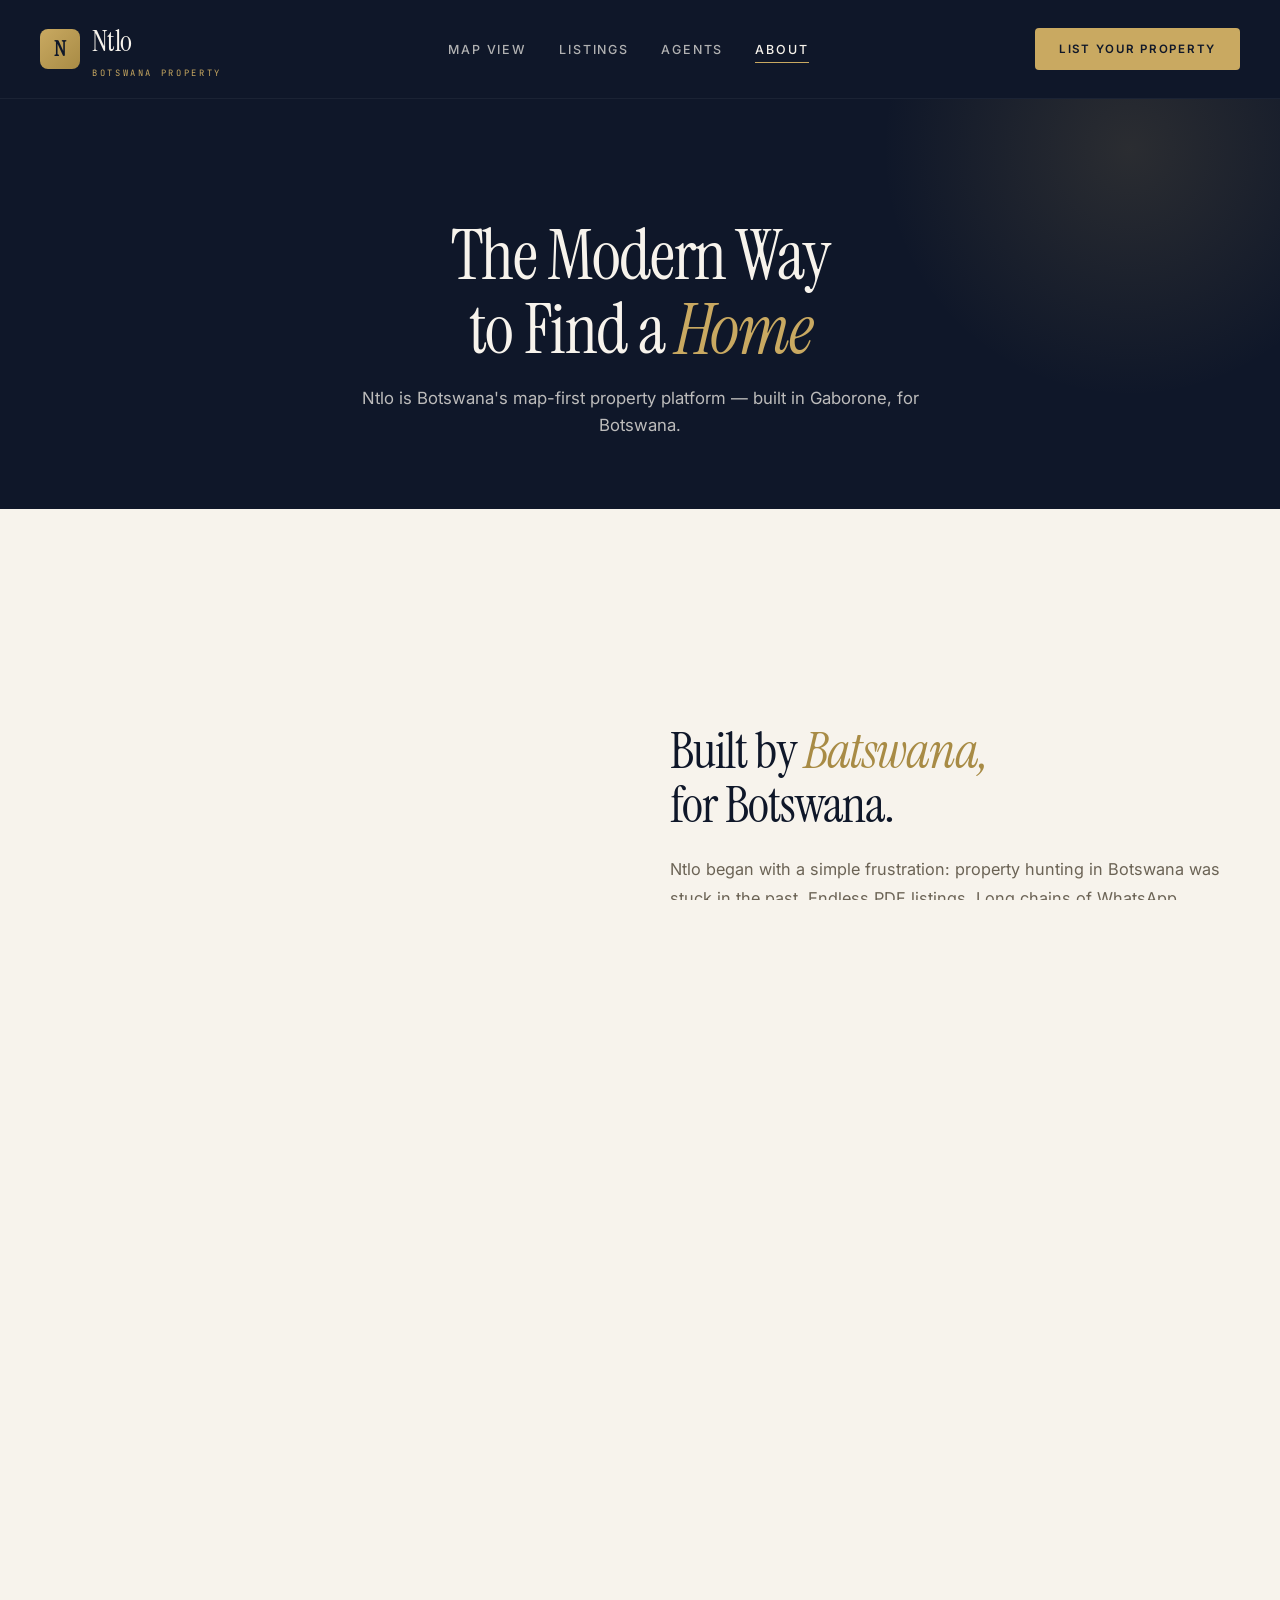
<file: about.html>
<!DOCTYPE html>
<html lang="en">
<head>
    <meta charset="UTF-8">
    <meta name="viewport" content="width=device-width, initial-scale=1.0">
    <title>About | Ntlo Botswana</title>
    <link rel="stylesheet" href="https://cdnjs.cloudflare.com/ajax/libs/font-awesome/6.4.0/css/all.min.css">
    <link href="https://fonts.googleapis.com/css2?family=Instrument+Serif:ital@0;1&family=Inter:wght@400;500;600&family=JetBrains+Mono:wght@400;500&display=swap" rel="stylesheet">
    <link rel="stylesheet" href="style.css">
</head>
<body>
    <header class="top-nav">
        <div class="nav-container">
            <a href="index.html" class="logo">
                <div class="logo-mark">N</div>
                <div class="logo-text">Ntlo<small>BOTSWANA PROPERTY</small></div>
            </a>
            <nav>
                <ul>
                    <li><a href="index.html">Map View</a></li>
                    <li><a href="properties.html">Listings</a></li>
                    <li><a href="agents.html">Agents</a></li>
                    <li><a href="about.html" class="active">About</a></li>
                </ul>
            </nav>
            <a href="properties.html" class="nav-cta">List Your Property</a>
        </div>
    </header>

    <section class="page-hero">
        <h1>The Modern Way<br>to Find a <em>Home</em></h1>
        <p>Ntlo is Botswana's map-first property platform — built in Gaborone, for Botswana.</p>
    </section>

    <section class="about-split">
        <div class="about-img" style="background-image: url('https://images.unsplash.com/photo-1600585154340-be6161a56a0c?ixlib=rb-4.0.3&auto=format&fit=crop&w=1000&q=80');"></div>
        <div class="about-text">
            <h2>Built by <em>Batswana,</em><br>for Botswana.</h2>
            <p>Ntlo began with a simple frustration: property hunting in Botswana was stuck in the past. Endless PDF listings. Long chains of WhatsApp messages. No maps, no filters, no transparency.</p>
            <p>So we built something better. A platform where you explore homes by neighbourhood, filter by what matters to you, and see exactly where you'd be living — before you ever pick up the phone.</p>
            <p>Today, Ntlo lists hundreds of properties across Gaborone, Francistown, Maun, and Kasane. Every listing is verified. Every agent is local. Every map pin is real.</p>
        </div>
    </section>

    <section class="about-split" style="padding-top: 0;">
        <div class="about-text">
            <h2>Why the <em>map?</em></h2>
            <p>Because location is the most important decision in buying a home. Not just the suburb — the street, the neighbours, the walk to the shops, the school run.</p>
            <p>Our map shows you everything at once. Aerial views. Satellite imagery. Distance to schools, hospitals, malls, and main roads. You can see the real Botswana, not just the listing photos.</p>
            <p>Whether you're buying your first apartment in Extension 12 or looking for a family home in Phakalane, Ntlo gives you the full picture.</p>
            <a href="index.html" class="btn btn-gold" style="margin-top: 20px;">Explore the Map <i class="fas fa-arrow-right"></i></a>
        </div>
        <div class="about-img" style="background-image: url('https://images.unsplash.com/photo-1560518883-ce09059eeffa?ixlib=rb-4.0.3&auto=format&fit=crop&w=1000&q=80');"></div>
    </section>

    <footer>
        <div class="footer-container">
            <div class="footer-top">
                <div class="footer-brand">
                    <h3>Ntlo <span>Botswana</span></h3>
                    <p>The modern way to find, buy, and sell property in Botswana.</p>
                    <div class="footer-socials">
                        <a href="#"><i class="fab fa-facebook-f"></i></a>
                        <a href="#"><i class="fab fa-instagram"></i></a>
                        <a href="#"><i class="fab fa-linkedin-in"></i></a>
                        <a href="#"><i class="fab fa-whatsapp"></i></a>
                    </div>
                </div>
                <div class="footer-col"><h4>Explore</h4><ul>
                    <li><a href="index.html">Map View</a></li>
                    <li><a href="properties.html">Listings</a></li>
                    <li><a href="agents.html">Agents</a></li>
                    <li><a href="about.html">About</a></li>
                </ul></div>
                <div class="footer-col"><h4>Suburbs</h4><ul>
                    <li><a href="#">Phakalane</a></li>
                    <li><a href="#">Extension 12</a></li>
                    <li><a href="#">Block 8</a></li>
                    <li><a href="#">Broadhurst</a></li>
                </ul></div>
                <div class="footer-col"><h4>Contact</h4><ul>
                    <li>Plot 54321, CBD</li>
                    <li>Gaborone, Botswana</li>
                    <li>+267 71 234 567</li>
                    <li>hello@ntlo.co.bw</li>
                </ul></div>
            </div>
            <div class="footer-bottom">
                <span>© 2026 NTLO BOTSWANA</span>
                <span>MADE IN GABORONE 🇧🇼</span>
            </div>
        </div>
    </footer>
    <script src="main.js"></script>
</body>
</html>
</file>
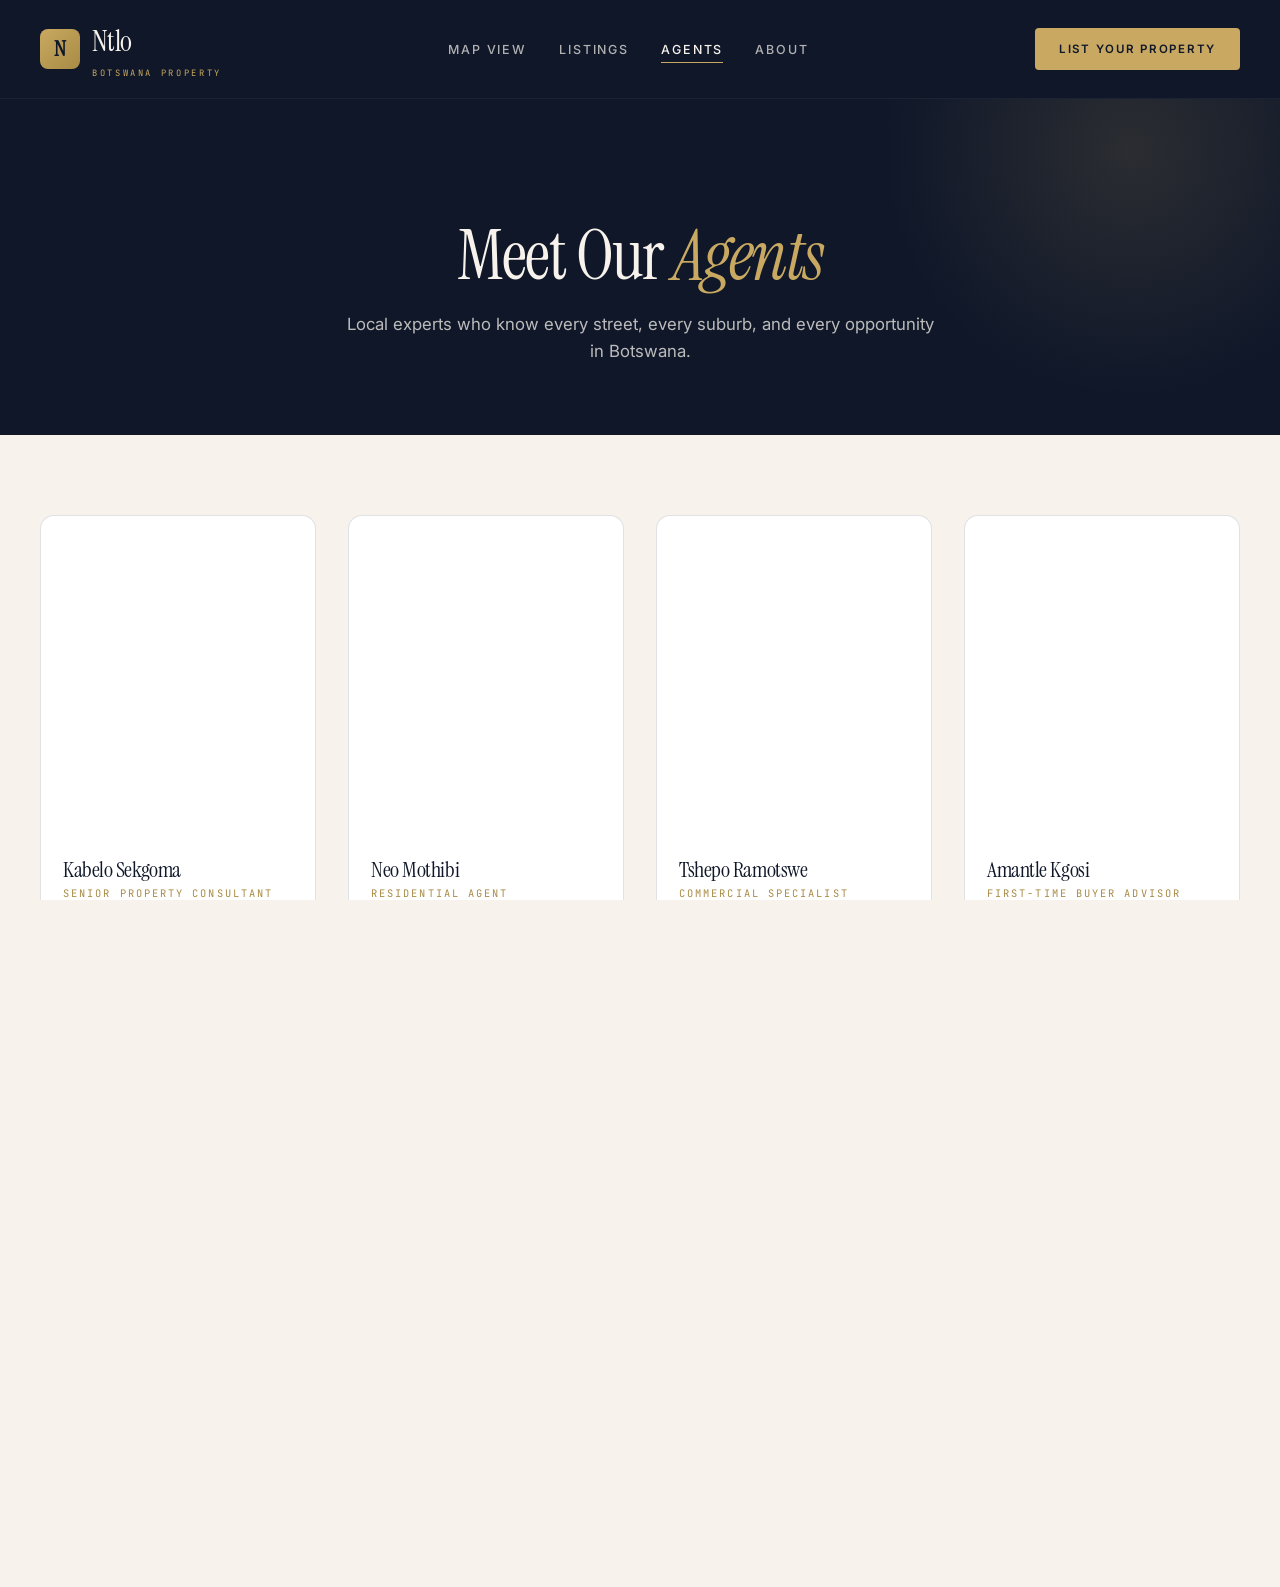
<file: agents.html>
<!DOCTYPE html>
<html lang="en">
<head>
    <meta charset="UTF-8">
    <meta name="viewport" content="width=device-width, initial-scale=1.0">
    <title>Our Agents | Ntlo Botswana</title>
    <link rel="stylesheet" href="https://cdnjs.cloudflare.com/ajax/libs/font-awesome/6.4.0/css/all.min.css">
    <link href="https://fonts.googleapis.com/css2?family=Instrument+Serif:ital@0;1&family=Inter:wght@400;500;600&family=JetBrains+Mono:wght@400;500&display=swap" rel="stylesheet">
    <link rel="stylesheet" href="style.css">
</head>
<body>
    <header class="top-nav">
        <div class="nav-container">
            <a href="index.html" class="logo">
                <div class="logo-mark">N</div>
                <div class="logo-text">Ntlo<small>BOTSWANA PROPERTY</small></div>
            </a>
            <nav>
                <ul>
                    <li><a href="index.html">Map View</a></li>
                    <li><a href="properties.html">Listings</a></li>
                    <li><a href="agents.html" class="active">Agents</a></li>
                    <li><a href="about.html">About</a></li>
                </ul>
            </nav>
            <a href="properties.html" class="nav-cta">List Your Property</a>
        </div>
    </header>

    <section class="page-hero">
        <h1>Meet Our <em>Agents</em></h1>
        <p>Local experts who know every street, every suburb, and every opportunity in Botswana.</p>
    </section>

    <main class="container-page">
        <div class="agents-grid" id="agents-grid"></div>
    </main>

    <footer>
        <div class="footer-container">
            <div class="footer-top">
                <div class="footer-brand">
                    <h3>Ntlo <span>Botswana</span></h3>
                    <p>The modern way to find, buy, and sell property in Botswana.</p>
                    <div class="footer-socials">
                        <a href="#"><i class="fab fa-facebook-f"></i></a>
                        <a href="#"><i class="fab fa-instagram"></i></a>
                        <a href="#"><i class="fab fa-linkedin-in"></i></a>
                        <a href="#"><i class="fab fa-whatsapp"></i></a>
                    </div>
                </div>
                <div class="footer-col"><h4>Explore</h4><ul>
                    <li><a href="index.html">Map View</a></li>
                    <li><a href="properties.html">Listings</a></li>
                    <li><a href="agents.html">Agents</a></li>
                    <li><a href="about.html">About</a></li>
                </ul></div>
                <div class="footer-col"><h4>Suburbs</h4><ul>
                    <li><a href="#">Phakalane</a></li>
                    <li><a href="#">Extension 12</a></li>
                    <li><a href="#">Block 8</a></li>
                    <li><a href="#">Broadhurst</a></li>
                </ul></div>
                <div class="footer-col"><h4>Contact</h4><ul>
                    <li>Plot 54321, CBD</li>
                    <li>Gaborone, Botswana</li>
                    <li>+267 71 234 567</li>
                    <li>hello@ntlo.co.bw</li>
                </ul></div>
            </div>
            <div class="footer-bottom">
                <span>© 2026 NTLO BOTSWANA</span>
                <span>MADE IN GABORONE 🇧🇼</span>
            </div>
        </div>
    </footer>
    <script src="main.js"></script>
</body>
</html>
</file>
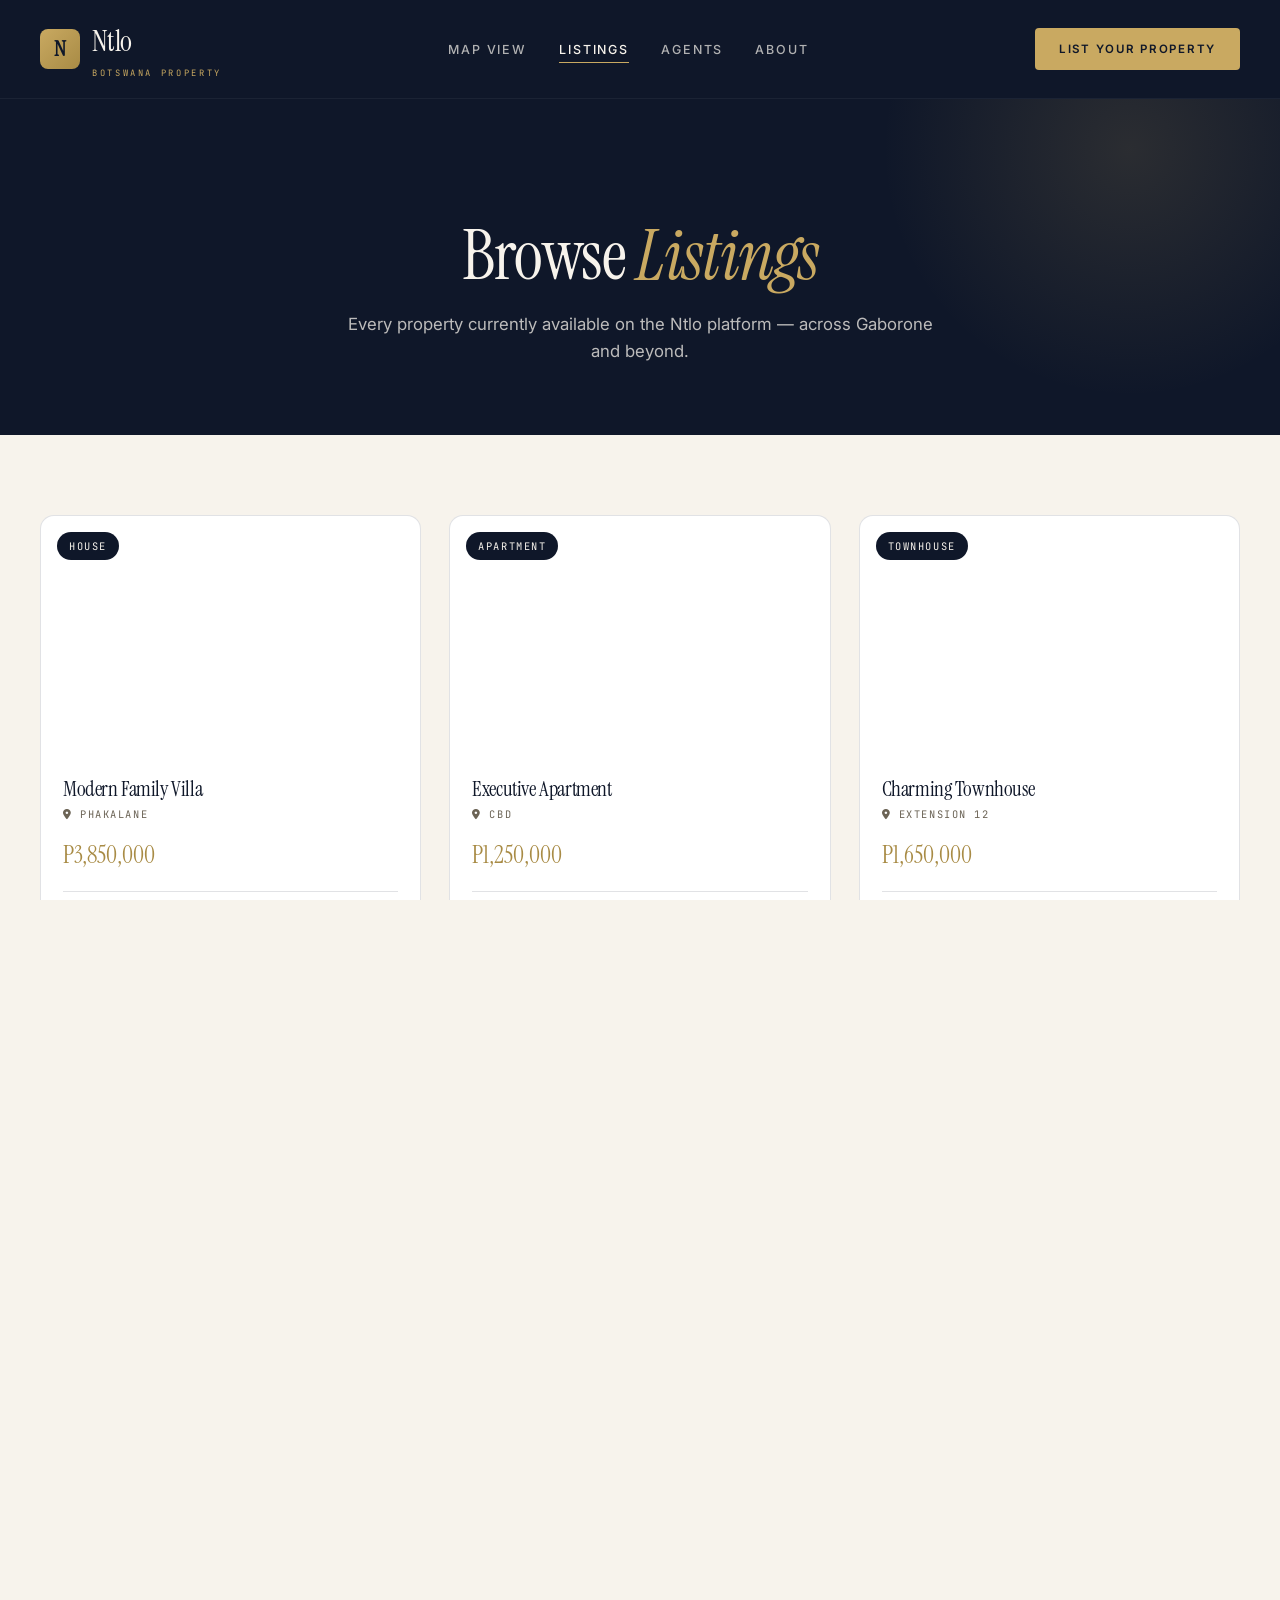
<file: properties.html>
<!DOCTYPE html>
<html lang="en">
<head>
    <meta charset="UTF-8">
    <meta name="viewport" content="width=device-width, initial-scale=1.0">
    <title>Listings | Ntlo Botswana</title>
    <link rel="stylesheet" href="https://cdnjs.cloudflare.com/ajax/libs/font-awesome/6.4.0/css/all.min.css">
    <link href="https://fonts.googleapis.com/css2?family=Instrument+Serif:ital@0;1&family=Inter:wght@400;500;600&family=JetBrains+Mono:wght@400;500&display=swap" rel="stylesheet">
    <link rel="stylesheet" href="style.css">
</head>
<body>
    <header class="top-nav">
        <div class="nav-container">
            <a href="index.html" class="logo">
                <div class="logo-mark">N</div>
                <div class="logo-text">Ntlo<small>BOTSWANA PROPERTY</small></div>
            </a>
            <nav>
                <ul>
                    <li><a href="index.html">Map View</a></li>
                    <li><a href="properties.html" class="active">Listings</a></li>
                    <li><a href="agents.html">Agents</a></li>
                    <li><a href="about.html">About</a></li>
                </ul>
            </nav>
            <a href="properties.html" class="nav-cta">List Your Property</a>
        </div>
    </header>

    <section class="page-hero">
        <h1>Browse <em>Listings</em></h1>
        <p>Every property currently available on the Ntlo platform — across Gaborone and beyond.</p>
    </section>

    <main class="container-page">
        <div class="properties-grid" id="properties-grid"></div>
    </main>

    <footer>
        <div class="footer-container">
            <div class="footer-top">
                <div class="footer-brand">
                    <h3>Ntlo <span>Botswana</span></h3>
                    <p>The modern way to find, buy, and sell property in Botswana.</p>
                    <div class="footer-socials">
                        <a href="#"><i class="fab fa-facebook-f"></i></a>
                        <a href="#"><i class="fab fa-instagram"></i></a>
                        <a href="#"><i class="fab fa-linkedin-in"></i></a>
                        <a href="#"><i class="fab fa-whatsapp"></i></a>
                    </div>
                </div>
                <div class="footer-col"><h4>Explore</h4><ul>
                    <li><a href="index.html">Map View</a></li>
                    <li><a href="properties.html">Listings</a></li>
                    <li><a href="agents.html">Agents</a></li>
                    <li><a href="about.html">About</a></li>
                </ul></div>
                <div class="footer-col"><h4>Suburbs</h4><ul>
                    <li><a href="#">Phakalane</a></li>
                    <li><a href="#">Extension 12</a></li>
                    <li><a href="#">Block 8</a></li>
                    <li><a href="#">Broadhurst</a></li>
                </ul></div>
                <div class="footer-col"><h4>Contact</h4><ul>
                    <li>Plot 54321, CBD</li>
                    <li>Gaborone, Botswana</li>
                    <li>+267 71 234 567</li>
                    <li>hello@ntlo.co.bw</li>
                </ul></div>
            </div>
            <div class="footer-bottom">
                <span>© 2026 NTLO BOTSWANA</span>
                <span>MADE IN GABORONE 🇧🇼</span>
            </div>
        </div>
    </footer>
    <script src="main.js"></script>
</body>
</html>
</file>
<file: style.css>
/* ============================================
   NTLO — Botswana Real Estate Platform
   Midnight · Ivory · Gold
============================================ */
:root {
    --midnight: #0F1729;
    --midnight-soft: #1A2332;
    --midnight-lighter: #2A3547;
    --ivory: #F7F3EC;
    --ivory-warm: #FBF8F1;
    --gold: #C9A961;
    --gold-dark: #A88B45;
    --teal: #0E7490;
    --text: #1A1A1A;
    --grey: #6B6355;
    --border: rgba(15, 23, 41, 0.12);
    --shadow-sm: 0 2px 8px rgba(15, 23, 41, 0.06);
    --shadow-md: 0 8px 24px rgba(15, 23, 41, 0.10);
    --shadow-lg: 0 20px 50px rgba(15, 23, 41, 0.15);
    --serif: 'Instrument Serif', serif;
    --sans: 'Inter', sans-serif;
    --mono: 'JetBrains Mono', monospace;
    --transition: all 0.35s cubic-bezier(0.4, 0, 0.2, 1);
}

* { margin: 0; padding: 0; box-sizing: border-box; }

html, body {
    height: 100%;
    font-family: var(--sans);
    background-color: var(--ivory);
    color: var(--text);
    line-height: 1.6;
    overflow-x: hidden;
}

h1, h2, h3, h4 {
    font-family: var(--serif);
    font-weight: 400;
    letter-spacing: -0.02em;
    line-height: 1.05;
    color: var(--midnight);
}

a { text-decoration: none; color: inherit; transition: var(--transition); }
ul { list-style: none; }
img { max-width: 100%; display: block; }
button { font-family: inherit; cursor: pointer; border: none; background: none; }

.container { max-width: 1400px; margin: 0 auto; padding: 0 40px; }
.mono { font-family: var(--mono); letter-spacing: 0.05em; }

/* ============================================
   HEADER
============================================ */
header.top-nav {
    background-color: var(--midnight);
    color: var(--ivory);
    padding: 18px 0;
    position: sticky;
    top: 0;
    z-index: 1000;
    border-bottom: 1px solid rgba(255,255,255,0.05);
}
.top-nav .nav-container {
    display: flex;
    justify-content: space-between;
    align-items: center;
    max-width: 1400px;
    margin: 0 auto;
    padding: 0 40px;
}
.logo {
    display: flex;
    align-items: center;
    gap: 12px;
    color: var(--ivory);
    font-family: var(--serif);
    font-size: 1.8rem;
    letter-spacing: -0.02em;
}
.logo-mark {
    width: 40px;
    height: 40px;
    background: linear-gradient(135deg, var(--gold), var(--gold-dark));
    border-radius: 8px;
    display: flex;
    align-items: center;
    justify-content: center;
    font-family: var(--serif);
    font-size: 1.4rem;
    font-weight: 700;
    color: var(--midnight);
}
.logo-text small {
    display: block;
    font-family: var(--mono);
    font-size: 0.55rem;
    letter-spacing: 0.3em;
    color: var(--gold);
    font-weight: 400;
    text-transform: uppercase;
    margin-top: 2px;
}
.top-nav nav ul { display: flex; gap: 32px; }
.top-nav nav a {
    font-size: 0.78rem;
    letter-spacing: 0.15em;
    text-transform: uppercase;
    font-weight: 500;
    color: rgba(247, 243, 236, 0.7);
    position: relative;
}
.top-nav nav a::after {
    content: '';
    position: absolute;
    bottom: -6px;
    left: 0;
    width: 0;
    height: 1px;
    background-color: var(--gold);
    transition: width 0.3s ease;
}
.top-nav nav a:hover, .top-nav nav a.active { color: var(--ivory); }
.top-nav nav a:hover::after, .top-nav nav a.active::after { width: 100%; }

.nav-cta {
    background-color: var(--gold);
    color: var(--midnight);
    padding: 12px 24px;
    font-size: 0.72rem;
    font-weight: 600;
    text-transform: uppercase;
    letter-spacing: 0.15em;
    border-radius: 4px;
    transition: var(--transition);
}
.nav-cta:hover { background-color: var(--gold-dark); }

/* ============================================
   MAP LAYOUT (index.html)
============================================ */
.map-page {
    display: grid;
    grid-template-columns: 400px 1fr;
    height: calc(100vh - 78px);
    overflow: hidden;
}

.sidebar {
    background-color: var(--ivory);
    overflow-y: auto;
    padding: 28px;
    border-right: 1px solid var(--border);
}
.sidebar::-webkit-scrollbar { width: 6px; }
.sidebar::-webkit-scrollbar-thumb { background: var(--border); border-radius: 3px; }

.sidebar-search {
    display: flex;
    align-items: center;
    gap: 10px;
    background: white;
    border: 1px solid var(--border);
    padding: 12px 16px;
    border-radius: 8px;
    margin-bottom: 22px;
}
.sidebar-search i { color: var(--grey); }
.sidebar-search input {
    width: 100%;
    border: none;
    outline: none;
    font-family: inherit;
    font-size: 0.95rem;
    background: transparent;
}

.filters-section {
    margin-bottom: 24px;
    padding-bottom: 24px;
    border-bottom: 1px solid var(--border);
}
.filter-label {
    font-family: var(--mono);
    font-size: 0.65rem;
    letter-spacing: 0.2em;
    text-transform: uppercase;
    color: var(--grey);
    margin-bottom: 12px;
    display: block;
    font-weight: 500;
}
.price-range {
    display: flex;
    gap: 10px;
}
.price-input {
    flex: 1;
    padding: 10px 12px;
    border: 1px solid var(--border);
    border-radius: 6px;
    background: white;
    font-family: var(--mono);
    font-size: 0.85rem;
}

.filter-chips {
    display: flex;
    flex-wrap: wrap;
    gap: 8px;
}
.chip {
    padding: 8px 14px;
    background: white;
    border: 1px solid var(--border);
    border-radius: 40px;
    font-size: 0.78rem;
    font-weight: 500;
    color: var(--midnight);
    cursor: pointer;
    transition: var(--transition);
}
.chip:hover { border-color: var(--gold); }
.chip.active {
    background: var(--midnight);
    color: var(--ivory);
    border-color: var(--midnight);
}

.results-header {
    display: flex;
    justify-content: space-between;
    align-items: baseline;
    margin-bottom: 20px;
    padding-top: 8px;
}
.results-count {
    font-family: var(--serif);
    font-size: 1.4rem;
    color: var(--midnight);
}
.results-count span { color: var(--gold-dark); }
.results-sort {
    font-family: var(--mono);
    font-size: 0.7rem;
    letter-spacing: 0.15em;
    color: var(--grey);
    cursor: pointer;
    text-transform: uppercase;
}

.property-list { display: flex; flex-direction: column; gap: 16px; }

.property-item {
    background: white;
    border: 1px solid var(--border);
    border-radius: 12px;
    overflow: hidden;
    cursor: pointer;
    transition: var(--transition);
    display: grid;
    grid-template-columns: 120px 1fr;
    gap: 0;
}
.property-item:hover {
    border-color: var(--gold);
    transform: translateY(-2px);
    box-shadow: var(--shadow-md);
}
.property-item.active {
    border-color: var(--gold);
    box-shadow: var(--shadow-md);
}
.property-item-img {
    background-size: cover;
    background-position: center;
    min-height: 130px;
}
.property-item-info {
    padding: 14px 16px;
    display: flex;
    flex-direction: column;
    justify-content: center;
}
.property-item-info h4 {
    font-family: var(--serif);
    font-size: 1.05rem;
    font-weight: 500;
    margin-bottom: 4px;
    color: var(--midnight);
    line-height: 1.2;
}
.property-item-suburb {
    font-family: var(--mono);
    font-size: 0.65rem;
    letter-spacing: 0.15em;
    text-transform: uppercase;
    color: var(--grey);
    margin-bottom: 8px;
}
.property-item-price {
    font-family: var(--serif);
    font-size: 1.1rem;
    color: var(--gold-dark);
    font-weight: 500;
    margin-bottom: 6px;
}
.property-item-meta {
    display: flex;
    gap: 12px;
    font-size: 0.75rem;
    color: var(--grey);
}
.property-item-meta span { display: flex; align-items: center; gap: 4px; }

/* ---- MAP CONTAINER ---- */
.map-container { position: relative; background: #E8E4DC; }
#map { width: 100%; height: 100%; z-index: 1; }

/* Custom map markers */
.custom-marker {
    background-color: var(--midnight);
    color: var(--ivory);
    border-radius: 30px;
    padding: 6px 14px;
    font-family: var(--mono);
    font-size: 0.7rem;
    font-weight: 600;
    letter-spacing: 0.05em;
    white-space: nowrap;
    box-shadow: 0 4px 12px rgba(15, 23, 41, 0.3);
    border: 2px solid var(--ivory);
    transition: var(--transition);
    cursor: pointer;
    position: relative;
    display: inline-block;
}
.custom-marker::after {
    content: '';
    position: absolute;
    bottom: -6px;
    left: 50%;
    transform: translateX(-50%) rotate(45deg);
    width: 10px;
    height: 10px;
    background-color: var(--midnight);
    border-right: 2px solid var(--ivory);
    border-bottom: 2px solid var(--ivory);
}
.custom-marker.active {
    background-color: var(--gold);
    color: var(--midnight);
    transform: scale(1.1);
    z-index: 100;
}
.custom-marker.active::after {
    background-color: var(--gold);
}

/* ---- MAP OVERLAY CONTROLS ---- */
.map-controls {
    position: absolute;
    top: 20px;
    right: 20px;
    z-index: 500;
    display: flex;
    gap: 8px;
}
.map-control-btn {
    background: white;
    border: 1px solid var(--border);
    width: 44px;
    height: 44px;
    border-radius: 8px;
    display: flex;
    align-items: center;
    justify-content: center;
    cursor: pointer;
    box-shadow: var(--shadow-sm);
    transition: var(--transition);
    color: var(--midnight);
}
.map-control-btn:hover { background: var(--midnight); color: var(--ivory); }
.map-control-btn.active { background: var(--midnight); color: var(--ivory); }

/* ---- PROPERTY DRAWER ---- */
.property-drawer {
    position: absolute;
    top: 20px;
    right: 20px;
    bottom: 20px;
    width: 420px;
    background: white;
    border-radius: 16px;
    box-shadow: var(--shadow-lg);
    z-index: 400;
    overflow: hidden;
    display: flex;
    flex-direction: column;
    transform: translateX(calc(100% + 40px));
    transition: transform 0.5s cubic-bezier(0.4, 0, 0.2, 1);
}
.property-drawer.active { transform: translateX(0); }
.drawer-close {
    position: absolute;
    top: 16px;
    right: 16px;
    width: 36px;
    height: 36px;
    border-radius: 50%;
    background: rgba(255,255,255,0.9);
    display: flex;
    align-items: center;
    justify-content: center;
    z-index: 10;
    cursor: pointer;
    box-shadow: var(--shadow-sm);
}
.drawer-hero {
    height: 240px;
    background-size: cover;
    background-position: center;
    position: relative;
}
.drawer-favourite {
    position: absolute;
    top: 16px;
    left: 16px;
    width: 40px;
    height: 40px;
    border-radius: 50%;
    background: rgba(255,255,255,0.95);
    display: flex;
    align-items: center;
    justify-content: center;
    cursor: pointer;
    transition: var(--transition);
    color: var(--grey);
}
.drawer-favourite.saved { color: #DC2626; }
.drawer-body {
    padding: 26px 28px;
    overflow-y: auto;
    flex: 1;
}
.drawer-body h2 {
    font-size: 1.8rem;
    margin-bottom: 6px;
}
.drawer-location {
    font-family: var(--mono);
    font-size: 0.7rem;
    letter-spacing: 0.15em;
    text-transform: uppercase;
    color: var(--grey);
    margin-bottom: 20px;
    display: flex;
    align-items: center;
    gap: 6px;
}
.drawer-price {
    font-family: var(--serif);
    font-size: 2rem;
    color: var(--gold-dark);
    margin-bottom: 24px;
}
.drawer-specs {
    display: grid;
    grid-template-columns: repeat(4, 1fr);
    gap: 12px;
    padding: 20px 0;
    border-top: 1px solid var(--border);
    border-bottom: 1px solid var(--border);
    margin-bottom: 24px;
}
.drawer-spec { text-align: center; }
.drawer-spec i { color: var(--gold-dark); font-size: 1.1rem; margin-bottom: 6px; }
.drawer-spec-value {
    font-family: var(--serif);
    font-size: 1.2rem;
    color: var(--midnight);
    font-weight: 500;
}
.drawer-spec-label {
    font-family: var(--mono);
    font-size: 0.6rem;
    letter-spacing: 0.15em;
    text-transform: uppercase;
    color: var(--grey);
}
.drawer-desc {
    color: var(--grey);
    font-size: 0.95rem;
    line-height: 1.7;
    margin-bottom: 24px;
}
.drawer-actions { display: flex; gap: 10px; flex-direction: column; }
.btn {
    display: inline-flex;
    align-items: center;
    justify-content: center;
    gap: 10px;
    padding: 14px 26px;
    background-color: var(--midnight);
    color: var(--ivory);
    font-size: 0.75rem;
    font-weight: 600;
    text-transform: uppercase;
    letter-spacing: 0.15em;
    border-radius: 8px;
    transition: var(--transition);
    cursor: pointer;
    border: 1px solid var(--midnight);
}
.btn:hover { background-color: var(--gold); border-color: var(--gold); color: var(--midnight); }
.btn-gold {
    background-color: var(--gold);
    color: var(--midnight);
    border-color: var(--gold);
}
.btn-gold:hover { background-color: var(--gold-dark); border-color: var(--gold-dark); }
.btn-outline {
    background: transparent;
    color: var(--midnight);
    border-color: var(--border);
}
.btn-outline:hover { background: var(--midnight); color: var(--ivory); border-color: var(--midnight); }

/* ============================================
   GENERIC PAGE STYLES
============================================ */
.page-hero {
    padding: 120px 40px 70px;
    background-color: var(--midnight);
    color: var(--ivory);
    text-align: center;
    position: relative;
    overflow: hidden;
}
.page-hero::before {
    content: '';
    position: absolute;
    top: -200px;
    right: -100px;
    width: 500px;
    height: 500px;
    background: radial-gradient(circle, rgba(201, 169, 97, 0.15), transparent 70%);
    border-radius: 50%;
}
.page-hero h1 {
    font-size: clamp(2.5rem, 5.5vw, 5rem);
    color: var(--ivory);
    margin-bottom: 18px;
    position: relative;
}
.page-hero h1 em { font-style: italic; color: var(--gold); }
.page-hero p {
    color: rgba(247, 243, 236, 0.75);
    max-width: 600px;
    margin: 0 auto;
    font-size: 1.05rem;
    position: relative;
}

.container-page { max-width: 1300px; margin: 0 auto; padding: 80px 40px; }

/* ============================================
   PROPERTIES GRID PAGE
============================================ */
.properties-grid {
    display: grid;
    grid-template-columns: repeat(auto-fill, minmax(320px, 1fr));
    gap: 28px;
}
.property-card {
    background: white;
    border-radius: 14px;
    overflow: hidden;
    border: 1px solid var(--border);
    transition: var(--transition);
    cursor: pointer;
}
.property-card:hover {
    transform: translateY(-6px);
    box-shadow: var(--shadow-lg);
    border-color: var(--gold);
}
.property-card-img {
    height: 240px;
    background-size: cover;
    background-position: center;
    position: relative;
}
.property-card-badge {
    position: absolute;
    top: 16px;
    left: 16px;
    background: var(--midnight);
    color: var(--ivory);
    padding: 6px 12px;
    border-radius: 40px;
    font-family: var(--mono);
    font-size: 0.65rem;
    letter-spacing: 0.15em;
    text-transform: uppercase;
}
.property-card-body { padding: 22px; }
.property-card-body h3 {
    font-size: 1.3rem;
    font-weight: 500;
    margin-bottom: 6px;
}
.property-card-location {
    font-family: var(--mono);
    font-size: 0.65rem;
    letter-spacing: 0.15em;
    text-transform: uppercase;
    color: var(--grey);
    margin-bottom: 14px;
}
.property-card-price {
    font-family: var(--serif);
    font-size: 1.5rem;
    color: var(--gold-dark);
    margin-bottom: 16px;
}
.property-card-meta {
    display: flex;
    gap: 18px;
    padding-top: 16px;
    border-top: 1px solid var(--border);
    font-size: 0.8rem;
    color: var(--grey);
}
.property-card-meta span { display: flex; align-items: center; gap: 6px; }
.property-card-meta i { color: var(--gold-dark); }

/* ============================================
   AGENTS
============================================ */
.agents-grid {
    display: grid;
    grid-template-columns: repeat(auto-fit, minmax(260px, 1fr));
    gap: 32px;
}
.agent-card {
    background: white;
    border: 1px solid var(--border);
    border-radius: 14px;
    overflow: hidden;
    transition: var(--transition);
}
.agent-card:hover { transform: translateY(-6px); box-shadow: var(--shadow-lg); }
.agent-card-img {
    height: 320px;
    background-size: cover;
    background-position: center;
    filter: grayscale(20%);
    transition: filter 0.6s ease;
}
.agent-card:hover .agent-card-img { filter: grayscale(0%); }
.agent-card-body { padding: 22px; }
.agent-card-body h3 {
    font-size: 1.4rem;
    font-weight: 500;
    margin-bottom: 4px;
}
.agent-role {
    font-family: var(--mono);
    font-size: 0.65rem;
    letter-spacing: 0.2em;
    text-transform: uppercase;
    color: var(--gold-dark);
    display: block;
    margin-bottom: 14px;
}
.agent-card-body p {
    color: var(--grey);
    font-size: 0.9rem;
    line-height: 1.65;
    margin-bottom: 16px;
}
.agent-contact { display: flex; gap: 12px; font-size: 0.85rem; color: var(--grey); }
.agent-contact a:hover { color: var(--gold-dark); }

/* ============================================
   ABOUT
============================================ */
.about-split {
    display: grid;
    grid-template-columns: 1fr 1fr;
    gap: 60px;
    align-items: center;
    padding: 80px 40px;
    max-width: 1300px;
    margin: 0 auto;
}
.about-img {
    aspect-ratio: 4/5;
    background-size: cover;
    background-position: center;
    border-radius: 12px;
}
.about-text h2 {
    font-size: clamp(2rem, 4vw, 3.5rem);
    margin-bottom: 24px;
}
.about-text h2 em { font-style: italic; color: var(--gold-dark); }
.about-text p {
    color: var(--grey);
    font-size: 1.02rem;
    line-height: 1.75;
    margin-bottom: 18px;
}

/* ============================================
   FOOTER
============================================ */
footer {
    background-color: var(--midnight);
    color: var(--ivory);
    padding: 70px 0 30px;
    margin-top: 80px;
}
.footer-container {
    max-width: 1300px;
    margin: 0 auto;
    padding: 0 40px;
}
.footer-top {
    display: grid;
    grid-template-columns: 2fr 1fr 1fr 1fr;
    gap: 50px;
    margin-bottom: 50px;
}
.footer-brand h3 {
    font-family: var(--serif);
    font-size: 2rem;
    color: var(--ivory);
    margin-bottom: 12px;
}
.footer-brand h3 span { color: var(--gold); font-style: italic; }
.footer-brand p {
    color: rgba(247, 243, 236, 0.6);
    font-size: 0.9rem;
    line-height: 1.7;
    max-width: 320px;
    margin-bottom: 20px;
}
.footer-socials { display: flex; gap: 12px; }
.footer-socials a {
    width: 40px;
    height: 40px;
    border-radius: 50%;
    border: 1px solid rgba(247, 243, 236, 0.15);
    display: flex;
    align-items: center;
    justify-content: center;
    color: rgba(247, 243, 236, 0.7);
    transition: var(--transition);
}
.footer-socials a:hover { background: var(--gold); border-color: var(--gold); color: var(--midnight); }
.footer-col h4 {
    font-family: var(--mono);
    font-size: 0.7rem;
    letter-spacing: 0.25em;
    text-transform: uppercase;
    color: var(--gold);
    margin-bottom: 22px;
    font-weight: 500;
}
.footer-col ul li { margin-bottom: 12px; }
.footer-col ul li a { color: rgba(247, 243, 236, 0.65); font-size: 0.9rem; }
.footer-col ul li a:hover { color: var(--gold); }
.footer-bottom {
    border-top: 1px solid rgba(247, 243, 236, 0.08);
    padding-top: 26px;
    display: flex;
    justify-content: space-between;
    font-family: var(--mono);
    font-size: 0.7rem;
    letter-spacing: 0.15em;
    color: rgba(247, 243, 236, 0.4);
    flex-wrap: wrap;
    gap: 14px;
}

/* ============================================
   RESPONSIVE
============================================ */
@media (max-width: 900px) {
    .map-page { grid-template-columns: 1fr; height: auto; }
    .sidebar { max-height: 55vh; border-right: none; border-bottom: 1px solid var(--border); }
    .map-container { height: 70vh; }
    .property-drawer { width: calc(100% - 40px); left: 20px; right: 20px; }
    .footer-top { grid-template-columns: 1fr 1fr; gap: 40px; }
    .about-split { grid-template-columns: 1fr; gap: 40px; }
    .top-nav .nav-container { flex-direction: column; gap: 16px; padding: 0 20px; }
    .top-nav nav ul { gap: 18px; flex-wrap: wrap; justify-content: center; }
    .container-page { padding: 60px 22px; }
}
@media (max-width: 500px) {
    .top-nav nav ul { gap: 12px; }
    .top-nav nav a { font-size: 0.68rem; letter-spacing: 0.1em; }
    .footer-top { grid-template-columns: 1fr; }
    .footer-bottom { flex-direction: column; text-align: center; }
}
</file>
